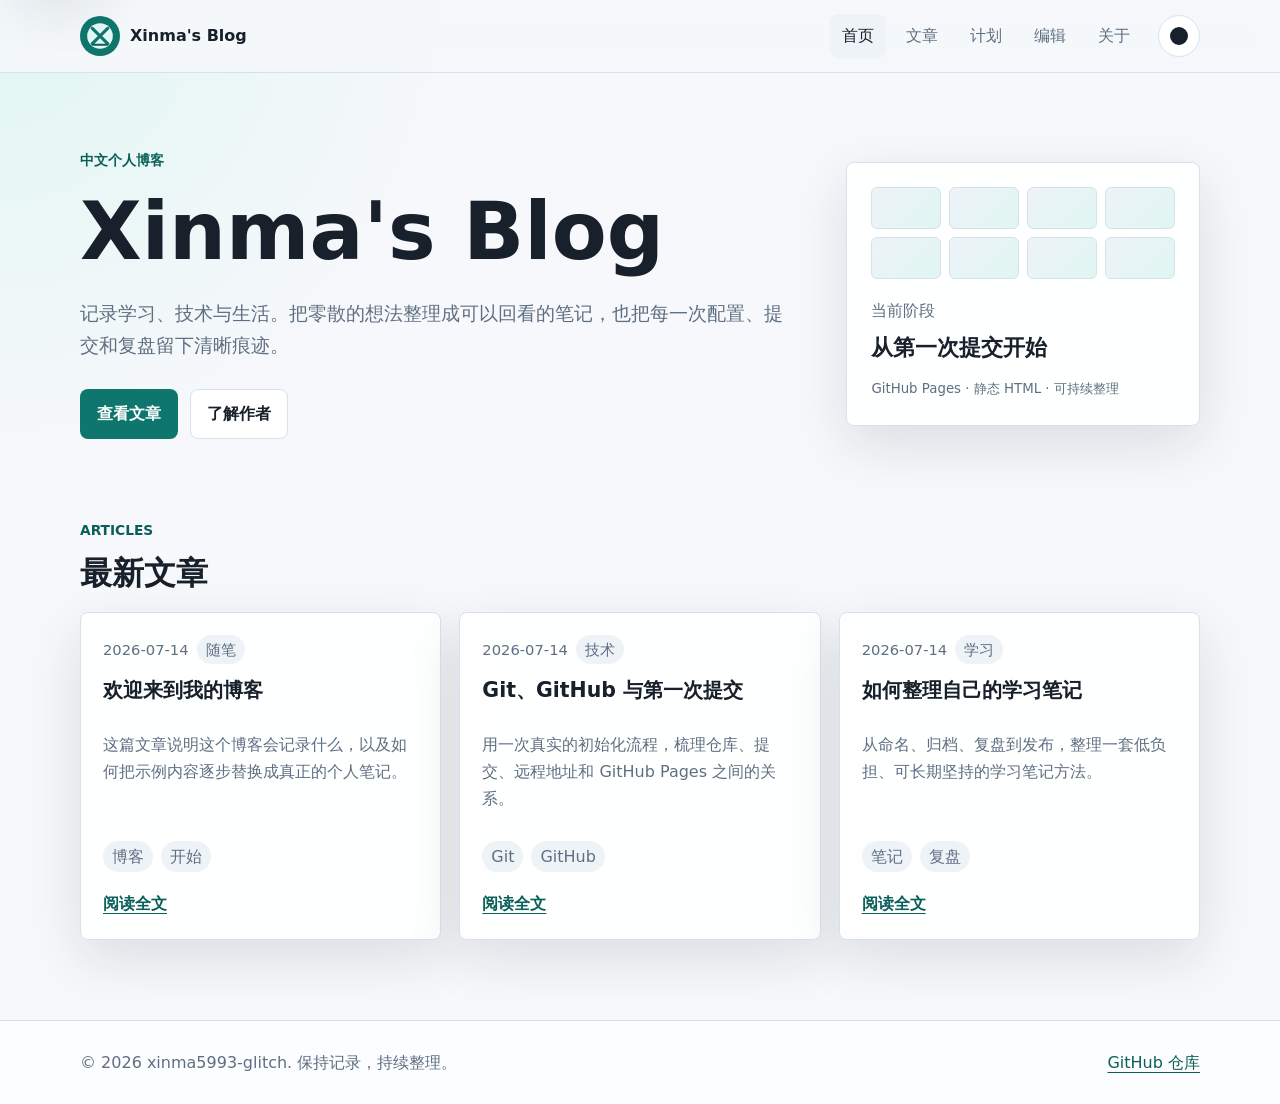
<file: index.html>
<!doctype html>
<html lang="zh-CN">
<head>
  <meta charset="utf-8">
  <meta name="viewport" content="width=device-width, initial-scale=1">
  <title>Xinma's Blog | 记录学习、技术与生活</title>
  <meta name="description" content="Xinma's Blog 是 xinma5993-glitch 的中文个人博客，用来记录学习、技术与生活。">
  <link rel="canonical" href="https://xinma5993-glitch.github.io/blog/">
  <meta property="og:type" content="website">
  <meta property="og:title" content="Xinma's Blog">
  <meta property="og:description" content="记录学习、技术与生活。">
  <meta property="og:url" content="https://xinma5993-glitch.github.io/blog/">
  <meta property="og:site_name" content="Xinma's Blog">
  <link rel="icon" href="assets/images/favicon.svg" type="image/svg+xml">
  <link rel="manifest" href="site.webmanifest">
  <script>
    (function () {
      var theme = localStorage.getItem('theme');
      if (theme === 'light' || theme === 'dark') {
        document.documentElement.dataset.theme = theme;
      }
    }());
  </script>
  <link rel="stylesheet" href="assets/css/style.css">
</head>
<body>
  <a class="skip-link" href="#main">跳到正文</a>
  <header class="site-header">
    <nav class="nav wrap" aria-label="主导航">
      <a class="brand" href="index.html" aria-label="Xinma's Blog 首页">
        <img src="assets/images/avatar.svg" alt="" width="40" height="40">
        <span data-site-name>Xinma's Blog</span>
      </a>
      <div class="nav-links">
        <a href="index.html" aria-current="page">首页</a>
        <a href="#posts">文章</a>
        <a href="plan.html">计划</a>
        <a href="edit.html">编辑</a>
        <a href="about.html">关于</a>
      </div>
      <button class="theme-toggle" type="button" aria-label="切换深色或浅色模式" aria-pressed="false">
        <span class="theme-icon" aria-hidden="true"></span>
      </button>
    </nav>
  </header>

  <main id="main">
    <section class="hero wrap">
      <div class="hero-copy">
        <p class="eyebrow">中文个人博客</p>
        <h1 data-site-name>Xinma's Blog</h1>
        <p class="lead" data-home-intro>记录学习、技术与生活。把零散的想法整理成可以回看的笔记，也把每一次配置、提交和复盘留下清晰痕迹。</p>
        <div class="hero-actions">
          <a class="button primary" href="#posts">查看文章</a>
          <a class="button secondary" href="about.html">了解作者</a>
        </div>
      </div>
      <div class="hero-panel" aria-label="博客概览">
        <div class="signal-grid" aria-hidden="true">
          <span></span><span></span><span></span><span></span>
          <span></span><span></span><span></span><span></span>
        </div>
        <p>当前阶段</p>
        <strong>从第一次提交开始</strong>
        <small>GitHub Pages · 静态 HTML · 可持续整理</small>
      </div>
    </section>

    <section class="section wrap" id="posts" aria-labelledby="posts-title">
      <div class="section-heading">
        <p class="eyebrow">Articles</p>
        <h2 id="posts-title">最新文章</h2>
      </div>
      <div class="post-grid">
        <article class="post-card" data-post-card="welcome">
          <div class="post-meta">
            <time datetime="2026-07-14" data-post-date>2026-07-14</time>
            <span data-post-category>随笔</span>
          </div>
          <h3><a href="posts/welcome.html" data-post-title>欢迎来到我的博客</a></h3>
          <p data-post-summary>这篇文章说明这个博客会记录什么，以及如何把示例内容逐步替换成真正的个人笔记。</p>
          <div class="tags" aria-label="文章标签" data-post-tags>
            <span>博客</span><span>开始</span>
          </div>
          <a class="read-more" href="posts/welcome.html">阅读全文</a>
        </article>

        <article class="post-card" data-post-card="git-and-github">
          <div class="post-meta">
            <time datetime="2026-07-14" data-post-date>2026-07-14</time>
            <span data-post-category>技术</span>
          </div>
          <h3><a href="posts/git-and-github.html" data-post-title>Git、GitHub 与第一次提交</a></h3>
          <p data-post-summary>用一次真实的初始化流程，梳理仓库、提交、远程地址和 GitHub Pages 之间的关系。</p>
          <div class="tags" aria-label="文章标签" data-post-tags>
            <span>Git</span><span>GitHub</span>
          </div>
          <a class="read-more" href="posts/git-and-github.html">阅读全文</a>
        </article>

        <article class="post-card" data-post-card="learning-notes">
          <div class="post-meta">
            <time datetime="2026-07-14" data-post-date>2026-07-14</time>
            <span data-post-category>学习</span>
          </div>
          <h3><a href="posts/learning-notes.html" data-post-title>如何整理自己的学习笔记</a></h3>
          <p data-post-summary>从命名、归档、复盘到发布，整理一套低负担、可长期坚持的学习笔记方法。</p>
          <div class="tags" aria-label="文章标签" data-post-tags>
            <span>笔记</span><span>复盘</span>
          </div>
          <a class="read-more" href="posts/learning-notes.html">阅读全文</a>
        </article>
      </div>
    </section>
  </main>

  <footer class="site-footer">
    <div class="wrap footer-inner">
      <p>&copy; <span data-current-year>2026</span> xinma5993-glitch. 保持记录，持续整理。</p>
      <a href="https://github.com/xinma5993-glitch/blog" rel="noopener">GitHub 仓库</a>
    </div>
  </footer>
  <script src="assets/js/main.js" defer></script>
</body>
</html>
</file>
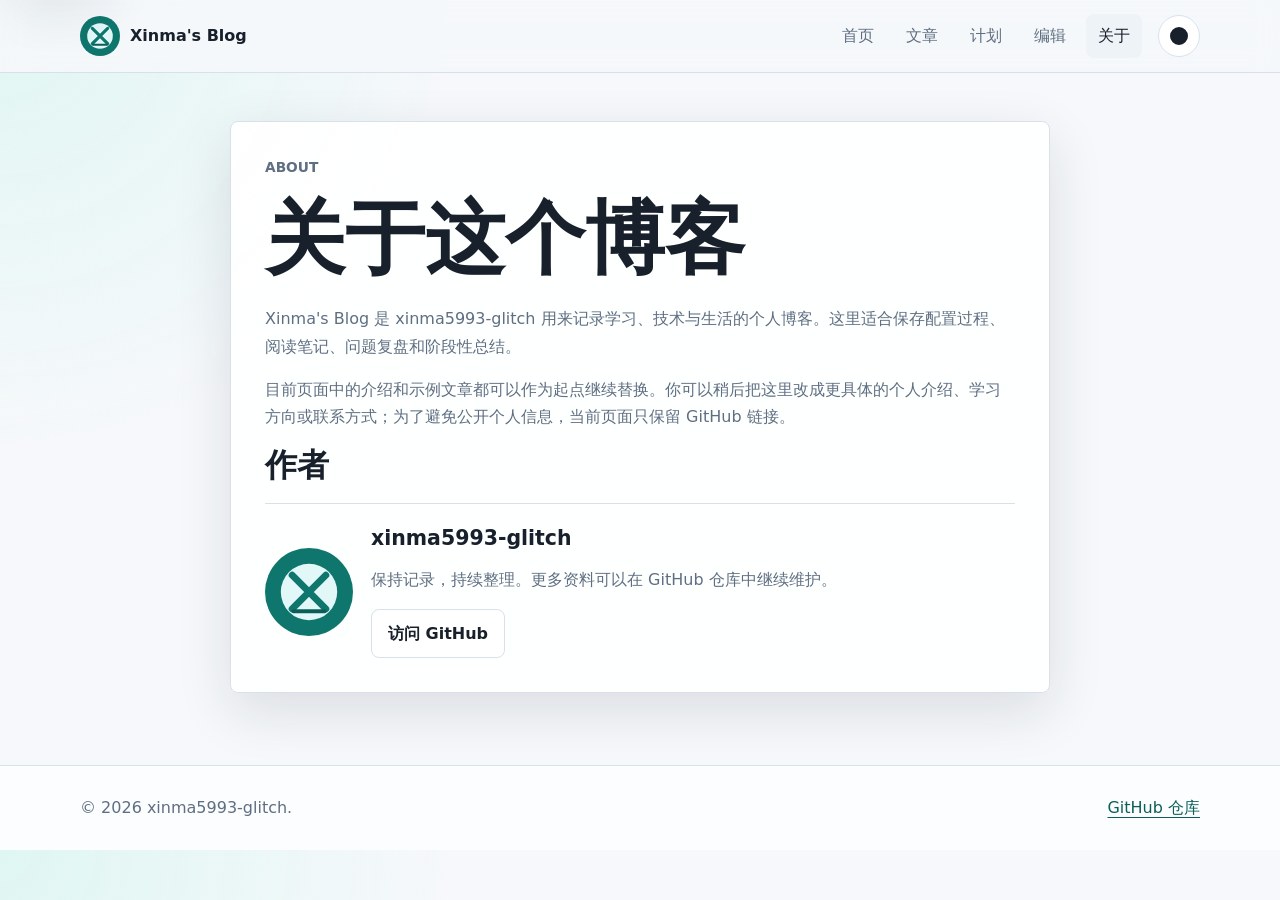
<file: about.html>
<!doctype html>
<html lang="zh-CN">
<head>
  <meta charset="utf-8">
  <meta name="viewport" content="width=device-width, initial-scale=1">
  <title>关于 | Xinma's Blog</title>
  <meta name="description" content="关于 Xinma's Blog：一个记录学习、技术与生活的中文个人博客。">
  <link rel="canonical" href="https://xinma5993-glitch.github.io/blog/about.html">
  <meta property="og:type" content="profile">
  <meta property="og:title" content="关于 | Xinma's Blog">
  <meta property="og:description" content="了解这个博客的用途和作者 xinma5993-glitch。">
  <meta property="og:url" content="https://xinma5993-glitch.github.io/blog/about.html">
  <meta property="og:site_name" content="Xinma's Blog">
  <link rel="icon" href="assets/images/favicon.svg" type="image/svg+xml">
  <link rel="manifest" href="site.webmanifest">
  <script>
    (function () {
      var theme = localStorage.getItem('theme');
      if (theme === 'light' || theme === 'dark') {
        document.documentElement.dataset.theme = theme;
      }
    }());
  </script>
  <link rel="stylesheet" href="assets/css/style.css">
</head>
<body>
  <a class="skip-link" href="#main">跳到正文</a>
  <header class="site-header">
    <nav class="nav wrap" aria-label="主导航">
      <a class="brand" href="index.html" aria-label="Xinma's Blog 首页">
        <img src="assets/images/avatar.svg" alt="" width="40" height="40">
        <span data-site-name>Xinma's Blog</span>
      </a>
      <div class="nav-links">
        <a href="index.html">首页</a>
        <a href="index.html#posts">文章</a>
        <a href="plan.html">计划</a>
        <a href="edit.html">编辑</a>
        <a href="about.html" aria-current="page">关于</a>
      </div>
      <button class="theme-toggle" type="button" aria-label="切换深色或浅色模式" aria-pressed="false">
        <span class="theme-icon" aria-hidden="true"></span>
      </button>
    </nav>
  </header>

  <main id="main" class="page-main wrap">
    <article class="content-page">
      <p class="eyebrow">About</p>
      <h1>关于这个博客</h1>
      <p data-about-intro>Xinma's Blog 是 xinma5993-glitch 用来记录学习、技术与生活的个人博客。这里适合保存配置过程、阅读笔记、问题复盘和阶段性总结。</p>
      <p>目前页面中的介绍和示例文章都可以作为起点继续替换。你可以稍后把这里改成更具体的个人介绍、学习方向或联系方式；为了避免公开个人信息，当前页面只保留 GitHub 链接。</p>
      <section aria-labelledby="author-title">
        <h2 id="author-title">作者</h2>
        <div class="profile">
          <img src="assets/images/avatar.svg" alt="xinma5993-glitch 的简洁头像" width="88" height="88">
          <div>
            <h3 data-author-name>xinma5993-glitch</h3>
            <p>保持记录，持续整理。更多资料可以在 GitHub 仓库中继续维护。</p>
            <a class="button secondary" href="https://github.com/xinma5993-glitch" rel="noopener">访问 GitHub</a>
          </div>
        </div>
      </section>
    </article>
  </main>

  <footer class="site-footer">
    <div class="wrap footer-inner">
      <p>&copy; <span data-current-year>2026</span> xinma5993-glitch.</p>
      <a href="https://github.com/xinma5993-glitch/blog" rel="noopener">GitHub 仓库</a>
    </div>
  </footer>
  <script src="assets/js/main.js" defer></script>
</body>
</html>
</file>
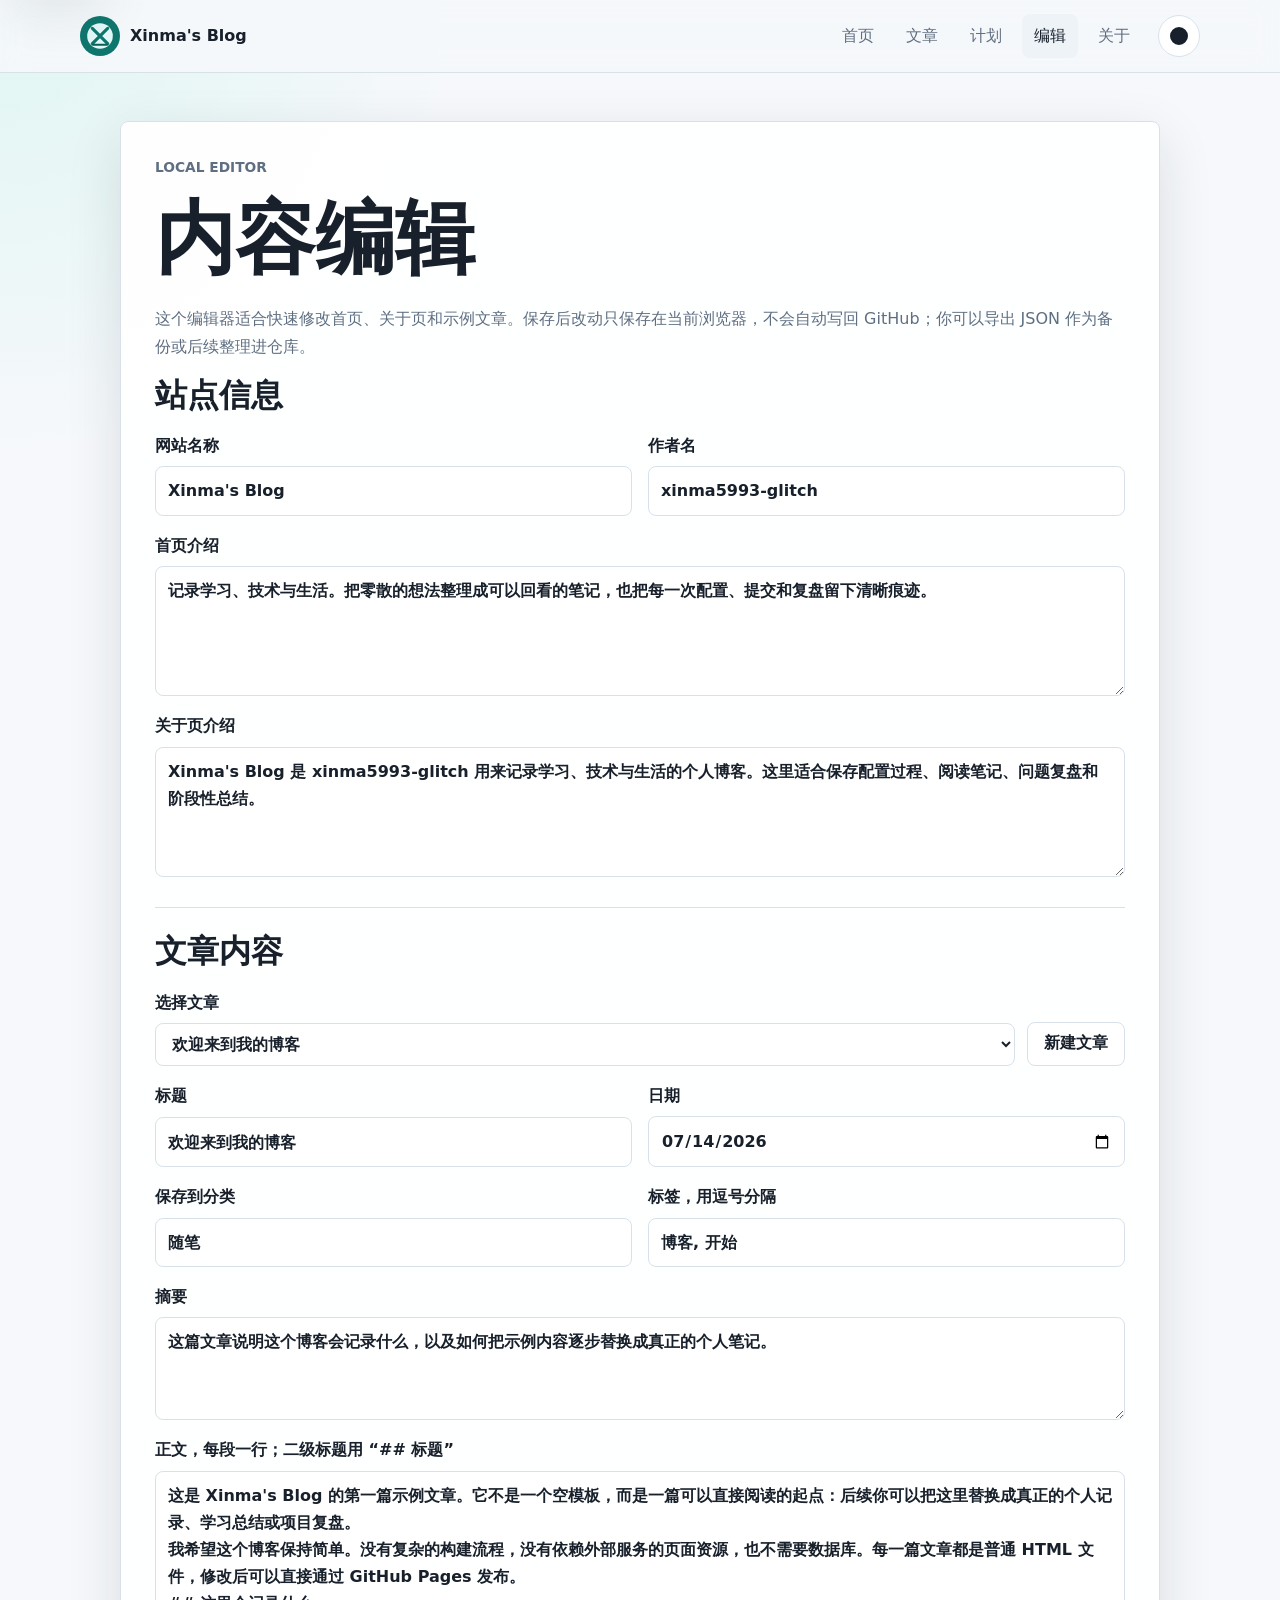
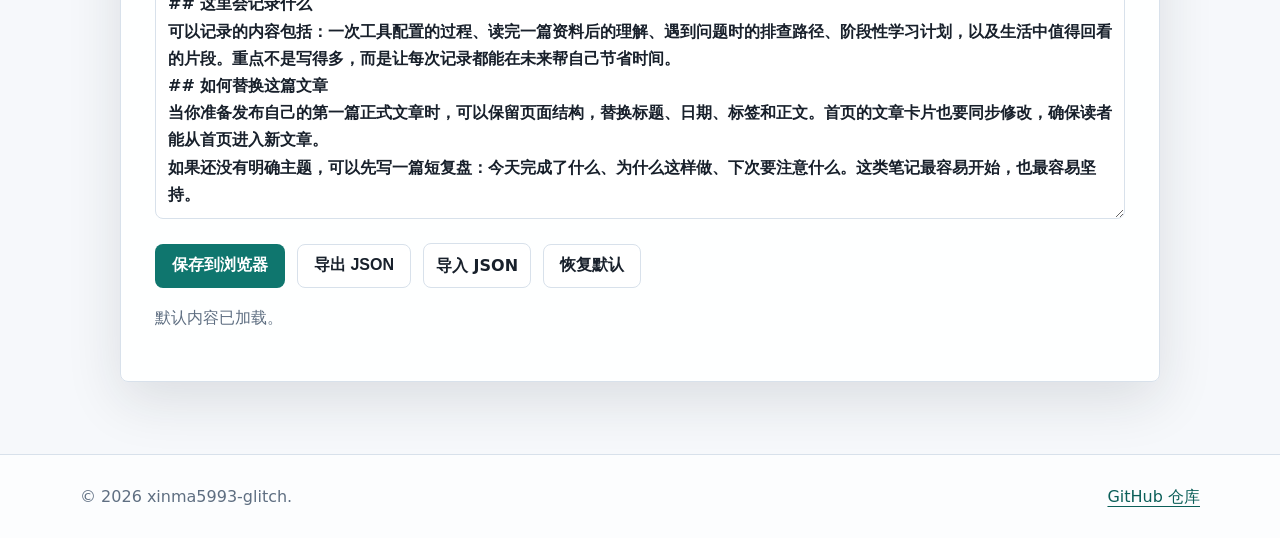
<file: edit.html>
<!doctype html>
<html lang="zh-CN">
<head>
  <meta charset="utf-8">
  <meta name="viewport" content="width=device-width, initial-scale=1">
  <title>内容编辑 | Xinma's Blog</title>
  <meta name="description" content="Xinma's Blog 的本地内容编辑器，可在浏览器中修改首页、关于和文章内容并导出 JSON。">
  <link rel="canonical" href="https://xinma5993-glitch.github.io/blog/edit.html">
  <meta property="og:type" content="website">
  <meta property="og:title" content="内容编辑 | Xinma's Blog">
  <meta property="og:description" content="在浏览器中本地编辑博客内容并导出 JSON。">
  <meta property="og:url" content="https://xinma5993-glitch.github.io/blog/edit.html">
  <meta property="og:site_name" content="Xinma's Blog">
  <link rel="icon" href="assets/images/favicon.svg" type="image/svg+xml">
  <link rel="manifest" href="site.webmanifest">
  <script>
    (function () {
      var theme = localStorage.getItem('theme');
      if (theme === 'light' || theme === 'dark') {
        document.documentElement.dataset.theme = theme;
      }
    }());
  </script>
  <link rel="stylesheet" href="assets/css/style.css">
</head>
<body>
  <a class="skip-link" href="#main">跳到正文</a>
  <header class="site-header">
    <nav class="nav wrap" aria-label="主导航">
      <a class="brand" href="index.html" aria-label="Xinma's Blog 首页">
        <img src="assets/images/avatar.svg" alt="" width="40" height="40">
        <span data-site-name>Xinma's Blog</span>
      </a>
      <div class="nav-links">
        <a href="index.html">首页</a>
        <a href="index.html#posts">文章</a>
        <a href="plan.html">计划</a>
        <a href="edit.html" aria-current="page">编辑</a>
        <a href="about.html">关于</a>
      </div>
      <button class="theme-toggle" type="button" aria-label="切换深色或浅色模式" aria-pressed="false">
        <span class="theme-icon" aria-hidden="true"></span>
      </button>
    </nav>
  </header>

  <main id="main" class="page-main wrap">
    <section class="content-page editor-page" aria-labelledby="editor-title">
      <p class="eyebrow">Local Editor</p>
      <h1 id="editor-title">内容编辑</h1>
      <p>这个编辑器适合快速修改首页、关于页和示例文章。保存后改动只保存在当前浏览器，不会自动写回 GitHub；你可以导出 JSON 作为备份或后续整理进仓库。</p>

      <form class="editor-form" data-content-form>
        <section aria-labelledby="site-section">
          <h2 id="site-section">站点信息</h2>
          <div class="form-grid">
            <label>网站名称
              <input type="text" name="siteName" autocomplete="off">
            </label>
            <label>作者名
              <input type="text" name="authorName" autocomplete="off">
            </label>
            <label class="full-field">首页介绍
              <textarea name="homeIntro" rows="4"></textarea>
            </label>
            <label class="full-field">关于页介绍
              <textarea name="aboutIntro" rows="4"></textarea>
            </label>
          </div>
        </section>

        <section aria-labelledby="post-section">
          <h2 id="post-section">文章内容</h2>
          <div class="editor-toolbar">
            <label>选择文章
              <select name="postSelect" data-post-select></select>
            </label>
            <button class="button secondary" type="button" data-new-post>新建文章</button>
          </div>
          <div class="form-grid">
            <label>标题
              <input type="text" name="postTitle" autocomplete="off">
            </label>
            <label>日期
              <input type="date" name="postDate">
            </label>
            <label>保存到分类
              <input type="text" name="postCategory" list="category-options" autocomplete="off" placeholder="例如：学习、技术、生活">
              <datalist id="category-options" data-category-options></datalist>
            </label>
            <label>标签，用逗号分隔
              <input type="text" name="postTags" autocomplete="off">
            </label>
            <label class="full-field">摘要
              <textarea name="postSummary" rows="3"></textarea>
            </label>
            <label class="full-field">正文，每段一行；二级标题用 “## 标题”
              <textarea name="postBody" rows="12"></textarea>
            </label>
          </div>
        </section>

        <div class="tool-actions">
          <button class="button primary" type="submit">保存到浏览器</button>
          <button class="button secondary" type="button" data-content-export>导出 JSON</button>
          <label class="file-button">
            导入 JSON
            <input type="file" accept="application/json" data-content-import>
          </label>
          <button class="button secondary" type="button" data-content-reset>恢复默认</button>
        </div>
        <p class="status-text" data-content-status role="status"></p>
      </form>
    </section>
  </main>

  <footer class="site-footer">
    <div class="wrap footer-inner">
      <p>&copy; <span data-current-year>2026</span> xinma5993-glitch.</p>
      <a href="https://github.com/xinma5993-glitch/blog" rel="noopener">GitHub 仓库</a>
    </div>
  </footer>
  <script src="assets/js/main.js" defer></script>
  <script src="assets/js/content-editor.js" defer></script>
</body>
</html>
</file>
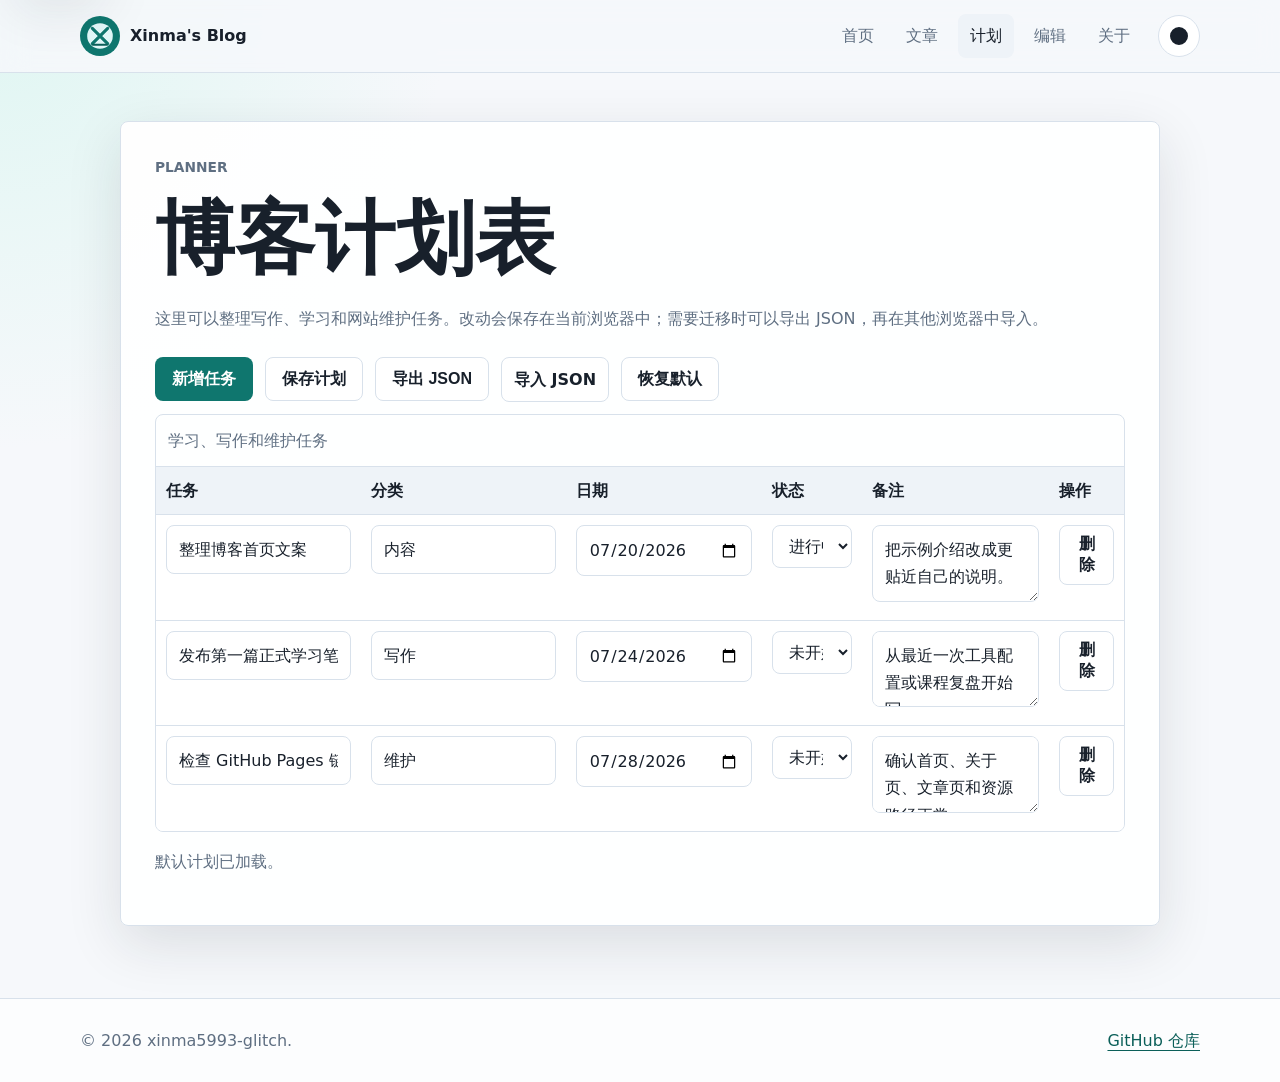
<file: plan.html>
<!doctype html>
<html lang="zh-CN">
<head>
  <meta charset="utf-8">
  <meta name="viewport" content="width=device-width, initial-scale=1">
  <title>计划表 | Xinma's Blog</title>
  <meta name="description" content="Xinma's Blog 的个人学习和写作计划表，可在浏览器中本地编辑和导出。">
  <link rel="canonical" href="https://xinma5993-glitch.github.io/blog/plan.html">
  <meta property="og:type" content="website">
  <meta property="og:title" content="计划表 | Xinma's Blog">
  <meta property="og:description" content="整理博客写作、学习和维护任务。">
  <meta property="og:url" content="https://xinma5993-glitch.github.io/blog/plan.html">
  <meta property="og:site_name" content="Xinma's Blog">
  <link rel="icon" href="assets/images/favicon.svg" type="image/svg+xml">
  <link rel="manifest" href="site.webmanifest">
  <script>
    (function () {
      var theme = localStorage.getItem('theme');
      if (theme === 'light' || theme === 'dark') {
        document.documentElement.dataset.theme = theme;
      }
    }());
  </script>
  <link rel="stylesheet" href="assets/css/style.css">
</head>
<body>
  <a class="skip-link" href="#main">跳到正文</a>
  <header class="site-header">
    <nav class="nav wrap" aria-label="主导航">
      <a class="brand" href="index.html" aria-label="Xinma's Blog 首页">
        <img src="assets/images/avatar.svg" alt="" width="40" height="40">
        <span data-site-name>Xinma's Blog</span>
      </a>
      <div class="nav-links">
        <a href="index.html">首页</a>
        <a href="index.html#posts">文章</a>
        <a href="plan.html" aria-current="page">计划</a>
        <a href="edit.html">编辑</a>
        <a href="about.html">关于</a>
      </div>
      <button class="theme-toggle" type="button" aria-label="切换深色或浅色模式" aria-pressed="false">
        <span class="theme-icon" aria-hidden="true"></span>
      </button>
    </nav>
  </header>

  <main id="main" class="page-main wrap">
    <section class="content-page planner-page" aria-labelledby="plan-title">
      <p class="eyebrow">Planner</p>
      <h1 id="plan-title">博客计划表</h1>
      <p>这里可以整理写作、学习和网站维护任务。改动会保存在当前浏览器中；需要迁移时可以导出 JSON，再在其他浏览器中导入。</p>

      <div class="tool-actions">
        <button class="button primary" type="button" data-plan-add>新增任务</button>
        <button class="button secondary" type="button" data-plan-save>保存计划</button>
        <button class="button secondary" type="button" data-plan-export>导出 JSON</button>
        <label class="file-button">
          导入 JSON
          <input type="file" accept="application/json" data-plan-import>
        </label>
        <button class="button secondary" type="button" data-plan-reset>恢复默认</button>
      </div>

      <div class="table-wrap" aria-live="polite">
        <table class="plan-table">
          <caption>学习、写作和维护任务</caption>
          <thead>
            <tr>
              <th scope="col">任务</th>
              <th scope="col">分类</th>
              <th scope="col">日期</th>
              <th scope="col">状态</th>
              <th scope="col">备注</th>
              <th scope="col">操作</th>
            </tr>
          </thead>
          <tbody data-plan-body></tbody>
        </table>
      </div>
      <p class="status-text" data-plan-status role="status"></p>
    </section>
  </main>

  <footer class="site-footer">
    <div class="wrap footer-inner">
      <p>&copy; <span data-current-year>2026</span> xinma5993-glitch.</p>
      <a href="https://github.com/xinma5993-glitch/blog" rel="noopener">GitHub 仓库</a>
    </div>
  </footer>
  <script src="assets/js/main.js" defer></script>
  <script src="assets/js/planner.js" defer></script>
</body>
</html>
</file>
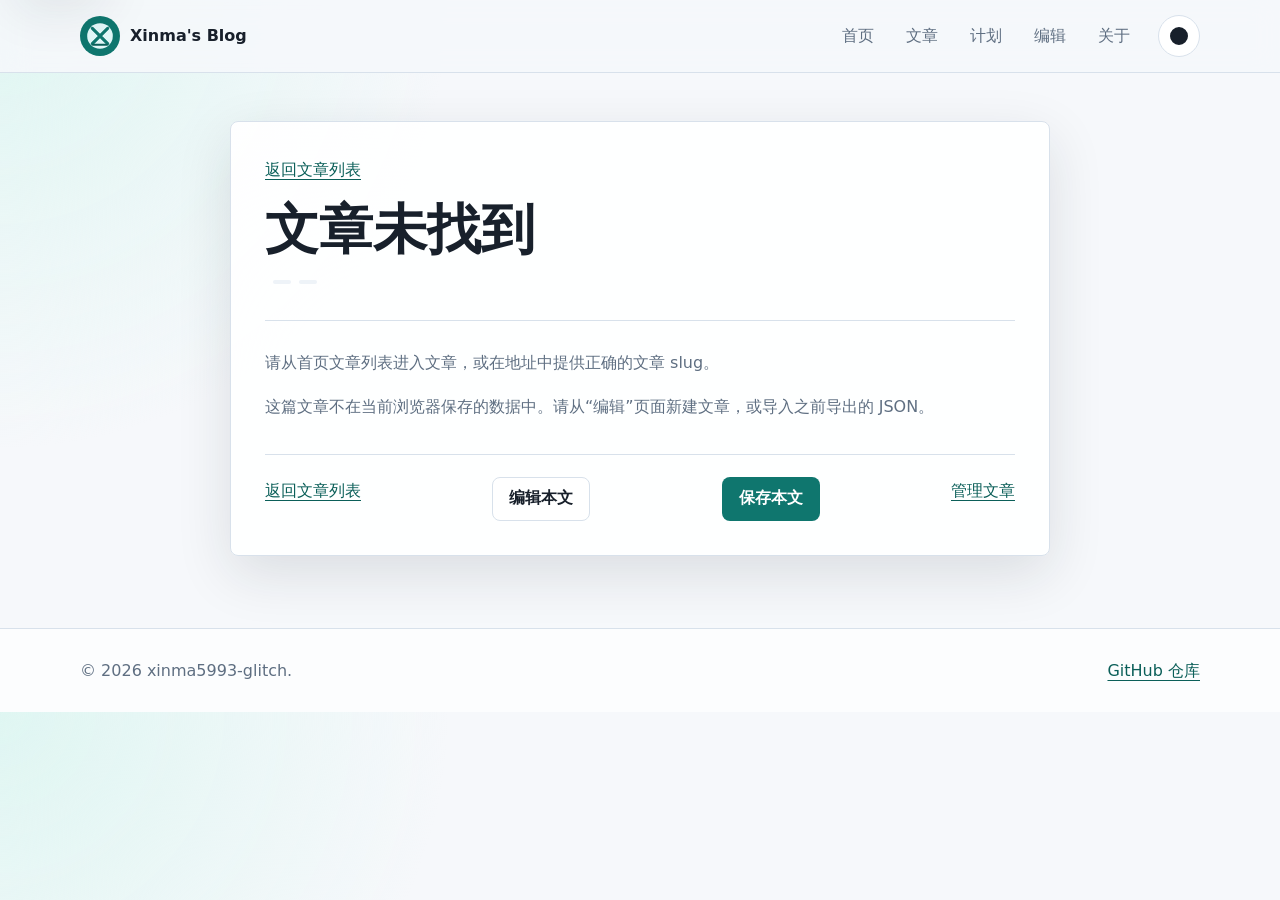
<file: post.html>
<!doctype html>
<html lang="zh-CN">
<head>
  <meta charset="utf-8">
  <meta name="viewport" content="width=device-width, initial-scale=1">
  <title>文章 | Xinma's Blog</title>
  <meta name="description" content="Xinma's Blog 的动态文章页面，用于阅读在浏览器中新增的文章。">
  <link rel="canonical" href="https://xinma5993-glitch.github.io/blog/post.html">
  <meta property="og:type" content="article">
  <meta property="og:title" content="文章 | Xinma's Blog">
  <meta property="og:description" content="阅读 Xinma's Blog 中的文章。">
  <meta property="og:url" content="https://xinma5993-glitch.github.io/blog/post.html">
  <meta property="og:site_name" content="Xinma's Blog">
  <link rel="icon" href="assets/images/favicon.svg" type="image/svg+xml">
  <link rel="manifest" href="site.webmanifest">
  <script>
    (function () {
      var theme = localStorage.getItem('theme');
      if (theme === 'light' || theme === 'dark') {
        document.documentElement.dataset.theme = theme;
      }
    }());
  </script>
  <link rel="stylesheet" href="assets/css/style.css">
</head>
<body>
  <a class="skip-link" href="#main">跳到正文</a>
  <header class="site-header">
    <nav class="nav wrap" aria-label="主导航">
      <a class="brand" href="index.html" aria-label="Xinma's Blog 首页">
        <img src="assets/images/avatar.svg" alt="" width="40" height="40">
        <span data-site-name>Xinma's Blog</span>
      </a>
      <div class="nav-links">
        <a href="index.html">首页</a>
        <a href="index.html#posts">文章</a>
        <a href="plan.html">计划</a>
        <a href="edit.html">编辑</a>
        <a href="about.html">关于</a>
      </div>
      <button class="theme-toggle" type="button" aria-label="切换深色或浅色模式" aria-pressed="false">
        <span class="theme-icon" aria-hidden="true"></span>
      </button>
    </nav>
  </header>

  <main id="main" class="wrap article-layout">
    <article class="article dynamic-article" data-dynamic-post-page>
      <header class="article-header">
        <a class="back-link" href="index.html#posts">返回文章列表</a>
        <h1 data-dynamic-post-title>文章未找到</h1>
        <div class="post-meta">
          <time datetime="" data-dynamic-post-date></time>
          <span data-dynamic-post-category></span>
          <span data-dynamic-post-tags></span>
        </div>
      </header>
      <div class="inline-editor-panel" data-post-editor-panel hidden>
        <div class="form-grid">
          <label>日期
            <input type="date" data-post-edit-date>
          </label>
          <label>分类
            <input type="text" data-post-edit-category list="post-category-options" placeholder="例如：学习、技术、生活">
            <datalist id="post-category-options" data-post-category-options></datalist>
          </label>
          <label>标签，用逗号分隔
            <input type="text" data-post-edit-tags>
          </label>
          <label class="full-field">摘要
            <textarea rows="3" data-post-edit-summary></textarea>
          </label>
        </div>
      </div>
      <div data-dynamic-post-body data-post-edit-body>
        <p>请从首页文章列表进入文章，或在地址中提供正确的文章 slug。</p>
      </div>
      <p class="status-text" data-post-edit-status role="status"></p>
      <nav class="article-nav" aria-label="文章导航">
        <a href="index.html#posts">返回文章列表</a>
        <button class="button secondary" type="button" data-post-edit-toggle>编辑本文</button>
        <button class="button primary" type="button" data-post-edit-save hidden>保存本文</button>
        <a href="edit.html">管理文章</a>
      </nav>
    </article>
  </main>

  <footer class="site-footer">
    <div class="wrap footer-inner">
      <p>&copy; <span data-current-year>2026</span> xinma5993-glitch.</p>
      <a href="https://github.com/xinma5993-glitch/blog" rel="noopener">GitHub 仓库</a>
    </div>
  </footer>
  <script src="assets/js/main.js" defer></script>
  <script src="assets/js/post-editor.js" defer></script>
</body>
</html>
</file>
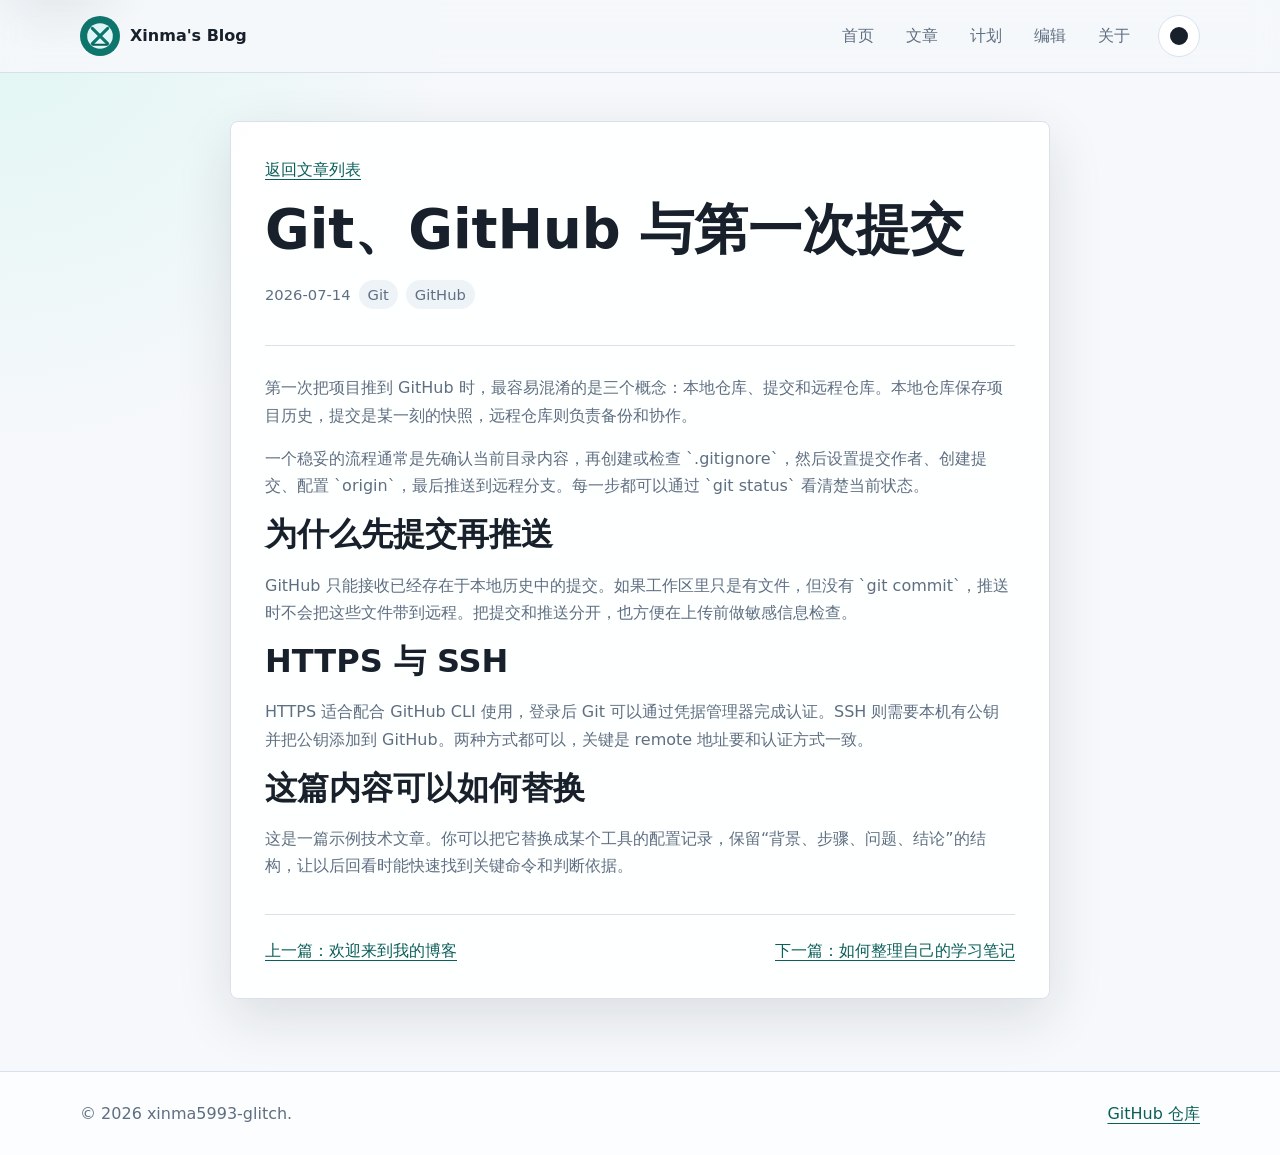
<file: posts/git-and-github.html>
<!doctype html>
<html lang="zh-CN">
<head>
  <meta charset="utf-8">
  <meta name="viewport" content="width=device-width, initial-scale=1">
  <title>Git、GitHub 与第一次提交 | Xinma's Blog</title>
  <meta name="description" content="用一次真实的初始化流程理解 Git 仓库、提交、远程地址和 GitHub Pages。">
  <link rel="canonical" href="https://xinma5993-glitch.github.io/blog/posts/git-and-github.html">
  <meta property="og:type" content="article">
  <meta property="og:title" content="Git、GitHub 与第一次提交">
  <meta property="og:description" content="梳理仓库、提交、远程地址和 GitHub Pages 之间的关系。">
  <meta property="og:url" content="https://xinma5993-glitch.github.io/blog/posts/git-and-github.html">
  <meta property="og:site_name" content="Xinma's Blog">
  <link rel="icon" href="../assets/images/favicon.svg" type="image/svg+xml">
  <link rel="manifest" href="../site.webmanifest">
  <script>
    (function () {
      var theme = localStorage.getItem('theme');
      if (theme === 'light' || theme === 'dark') {
        document.documentElement.dataset.theme = theme;
      }
    }());
  </script>
  <link rel="stylesheet" href="../assets/css/style.css">
</head>
<body>
  <a class="skip-link" href="#main">跳到正文</a>
  <header class="site-header">
    <nav class="nav wrap" aria-label="主导航">
      <a class="brand" href="../index.html" aria-label="Xinma's Blog 首页">
        <img src="../assets/images/avatar.svg" alt="" width="40" height="40">
        <span data-site-name>Xinma's Blog</span>
      </a>
      <div class="nav-links">
        <a href="../index.html">首页</a>
        <a href="../index.html#posts">文章</a>
        <a href="../plan.html">计划</a>
        <a href="../edit.html">编辑</a>
        <a href="../about.html">关于</a>
      </div>
      <button class="theme-toggle" type="button" aria-label="切换深色或浅色模式" aria-pressed="false">
        <span class="theme-icon" aria-hidden="true"></span>
      </button>
    </nav>
  </header>

  <main id="main" class="wrap article-layout">
    <article class="article" data-post-page="git-and-github">
      <header class="article-header">
        <a class="back-link" href="../index.html#posts">返回文章列表</a>
        <h1 data-post-title>Git、GitHub 与第一次提交</h1>
        <div class="post-meta">
          <time datetime="2026-07-14" data-post-date>2026-07-14</time>
          <span data-post-tag>Git</span>
          <span data-post-tag>GitHub</span>
        </div>
      </header>
      <div data-post-body>
      <p>第一次把项目推到 GitHub 时，最容易混淆的是三个概念：本地仓库、提交和远程仓库。本地仓库保存项目历史，提交是某一刻的快照，远程仓库则负责备份和协作。</p>
      <p>一个稳妥的流程通常是先确认当前目录内容，再创建或检查 `.gitignore`，然后设置提交作者、创建提交、配置 `origin`，最后推送到远程分支。每一步都可以通过 `git status` 看清楚当前状态。</p>
      <h2>为什么先提交再推送</h2>
      <p>GitHub 只能接收已经存在于本地历史中的提交。如果工作区里只是有文件，但没有 `git commit`，推送时不会把这些文件带到远程。把提交和推送分开，也方便在上传前做敏感信息检查。</p>
      <h2>HTTPS 与 SSH</h2>
      <p>HTTPS 适合配合 GitHub CLI 使用，登录后 Git 可以通过凭据管理器完成认证。SSH 则需要本机有公钥并把公钥添加到 GitHub。两种方式都可以，关键是 remote 地址要和认证方式一致。</p>
      <h2>这篇内容可以如何替换</h2>
      <p>这是一篇示例技术文章。你可以把它替换成某个工具的配置记录，保留“背景、步骤、问题、结论”的结构，让以后回看时能快速找到关键命令和判断依据。</p>
      </div>
      <nav class="article-nav" aria-label="文章导航">
        <a href="welcome.html">上一篇：欢迎来到我的博客</a>
        <a href="learning-notes.html">下一篇：如何整理自己的学习笔记</a>
      </nav>
    </article>
  </main>

  <footer class="site-footer">
    <div class="wrap footer-inner">
      <p>&copy; <span data-current-year>2026</span> xinma5993-glitch.</p>
      <a href="https://github.com/xinma5993-glitch/blog" rel="noopener">GitHub 仓库</a>
    </div>
  </footer>
  <script src="../assets/js/main.js" defer></script>
</body>
</html>
</file>
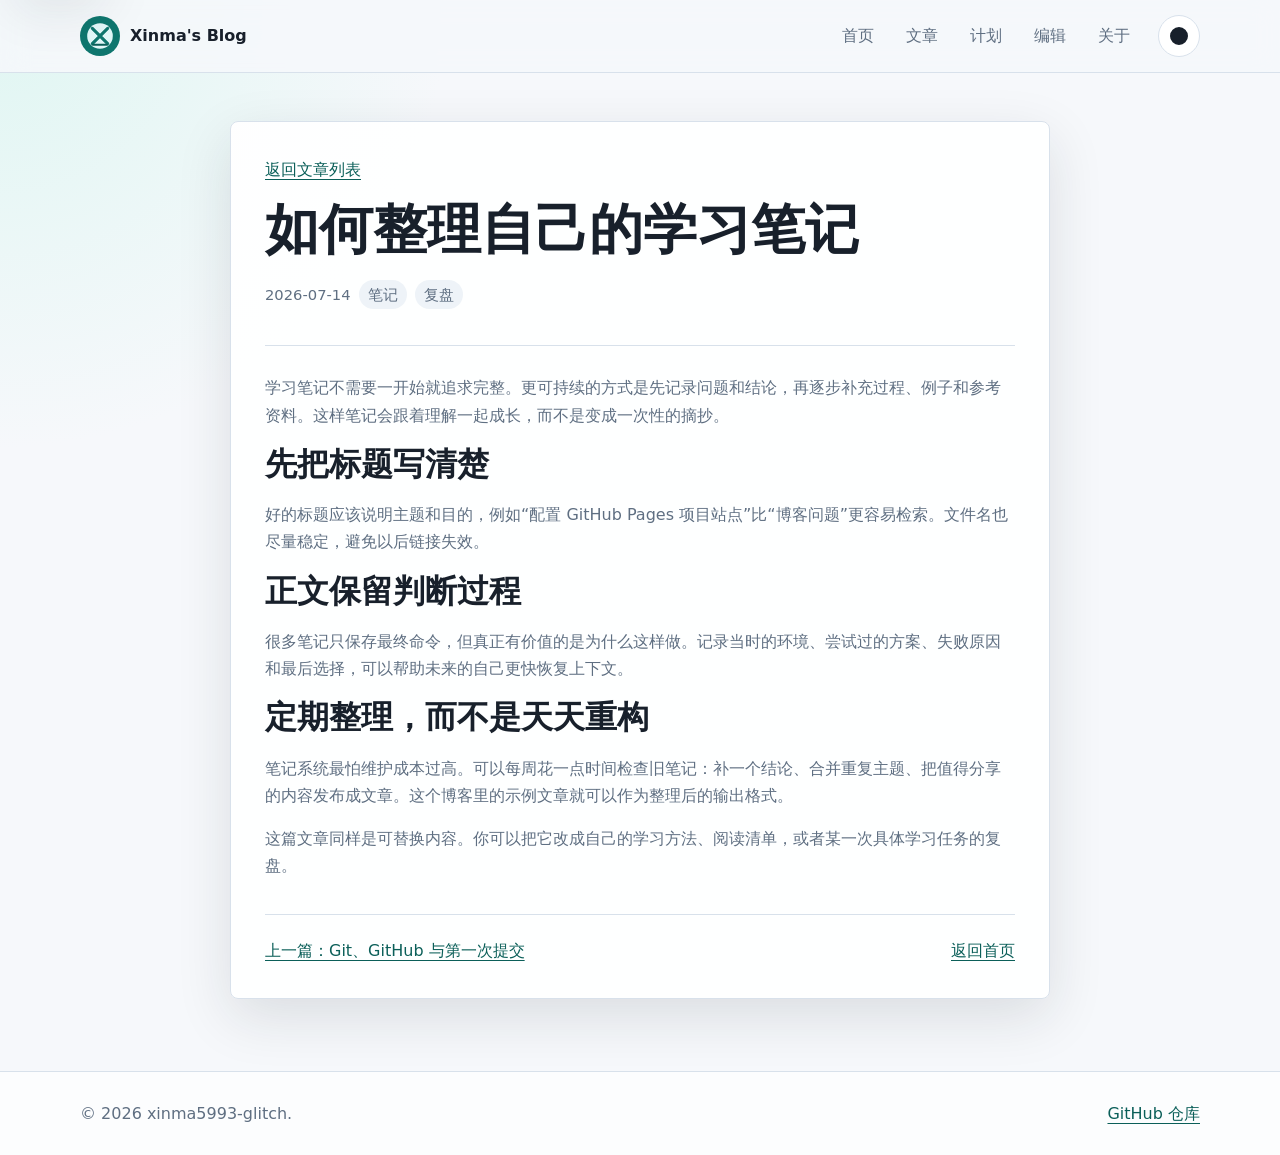
<file: posts/learning-notes.html>
<!doctype html>
<html lang="zh-CN">
<head>
  <meta charset="utf-8">
  <meta name="viewport" content="width=device-width, initial-scale=1">
  <title>如何整理自己的学习笔记 | Xinma's Blog</title>
  <meta name="description" content="从命名、归档、复盘到发布，整理一套低负担、可长期坚持的学习笔记方法。">
  <link rel="canonical" href="https://xinma5993-glitch.github.io/blog/posts/learning-notes.html">
  <meta property="og:type" content="article">
  <meta property="og:title" content="如何整理自己的学习笔记">
  <meta property="og:description" content="一套低负担、可长期坚持的学习笔记整理方法。">
  <meta property="og:url" content="https://xinma5993-glitch.github.io/blog/posts/learning-notes.html">
  <meta property="og:site_name" content="Xinma's Blog">
  <link rel="icon" href="../assets/images/favicon.svg" type="image/svg+xml">
  <link rel="manifest" href="../site.webmanifest">
  <script>
    (function () {
      var theme = localStorage.getItem('theme');
      if (theme === 'light' || theme === 'dark') {
        document.documentElement.dataset.theme = theme;
      }
    }());
  </script>
  <link rel="stylesheet" href="../assets/css/style.css">
</head>
<body>
  <a class="skip-link" href="#main">跳到正文</a>
  <header class="site-header">
    <nav class="nav wrap" aria-label="主导航">
      <a class="brand" href="../index.html" aria-label="Xinma's Blog 首页">
        <img src="../assets/images/avatar.svg" alt="" width="40" height="40">
        <span data-site-name>Xinma's Blog</span>
      </a>
      <div class="nav-links">
        <a href="../index.html">首页</a>
        <a href="../index.html#posts">文章</a>
        <a href="../plan.html">计划</a>
        <a href="../edit.html">编辑</a>
        <a href="../about.html">关于</a>
      </div>
      <button class="theme-toggle" type="button" aria-label="切换深色或浅色模式" aria-pressed="false">
        <span class="theme-icon" aria-hidden="true"></span>
      </button>
    </nav>
  </header>

  <main id="main" class="wrap article-layout">
    <article class="article" data-post-page="learning-notes">
      <header class="article-header">
        <a class="back-link" href="../index.html#posts">返回文章列表</a>
        <h1 data-post-title>如何整理自己的学习笔记</h1>
        <div class="post-meta">
          <time datetime="2026-07-14" data-post-date>2026-07-14</time>
          <span data-post-tag>笔记</span>
          <span data-post-tag>复盘</span>
        </div>
      </header>
      <div data-post-body>
      <p>学习笔记不需要一开始就追求完整。更可持续的方式是先记录问题和结论，再逐步补充过程、例子和参考资料。这样笔记会跟着理解一起成长，而不是变成一次性的摘抄。</p>
      <h2>先把标题写清楚</h2>
      <p>好的标题应该说明主题和目的，例如“配置 GitHub Pages 项目站点”比“博客问题”更容易检索。文件名也尽量稳定，避免以后链接失效。</p>
      <h2>正文保留判断过程</h2>
      <p>很多笔记只保存最终命令，但真正有价值的是为什么这样做。记录当时的环境、尝试过的方案、失败原因和最后选择，可以帮助未来的自己更快恢复上下文。</p>
      <h2>定期整理，而不是天天重构</h2>
      <p>笔记系统最怕维护成本过高。可以每周花一点时间检查旧笔记：补一个结论、合并重复主题、把值得分享的内容发布成文章。这个博客里的示例文章就可以作为整理后的输出格式。</p>
      <p>这篇文章同样是可替换内容。你可以把它改成自己的学习方法、阅读清单，或者某一次具体学习任务的复盘。</p>
      </div>
      <nav class="article-nav" aria-label="文章导航">
        <a href="git-and-github.html">上一篇：Git、GitHub 与第一次提交</a>
        <a href="../index.html">返回首页</a>
      </nav>
    </article>
  </main>

  <footer class="site-footer">
    <div class="wrap footer-inner">
      <p>&copy; <span data-current-year>2026</span> xinma5993-glitch.</p>
      <a href="https://github.com/xinma5993-glitch/blog" rel="noopener">GitHub 仓库</a>
    </div>
  </footer>
  <script src="../assets/js/main.js" defer></script>
</body>
</html>
</file>
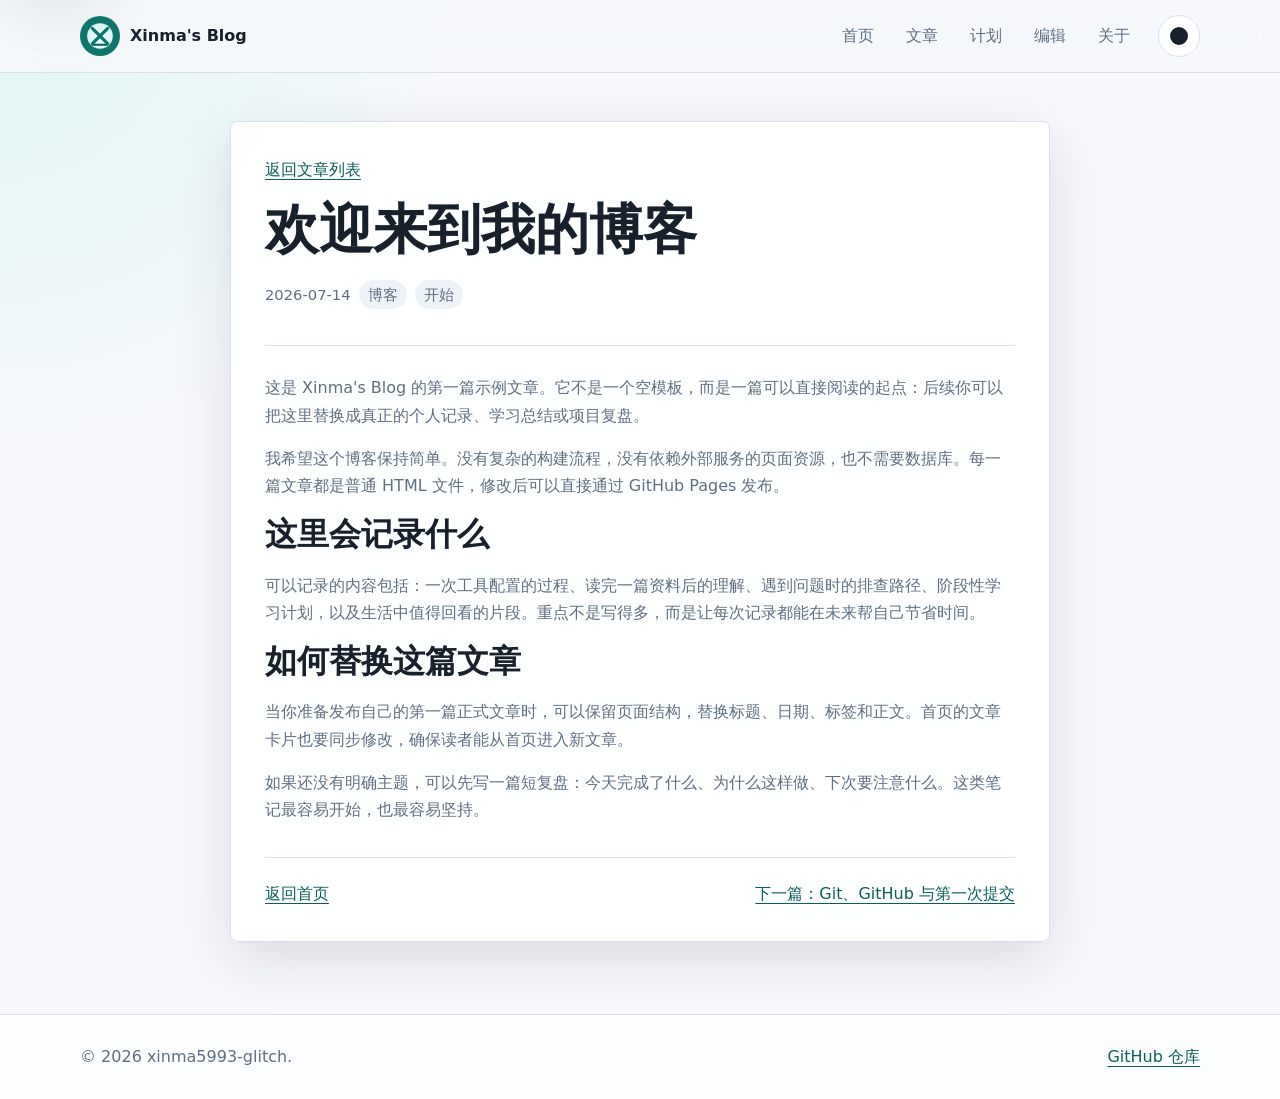
<file: posts/welcome.html>
<!doctype html>
<html lang="zh-CN">
<head>
  <meta charset="utf-8">
  <meta name="viewport" content="width=device-width, initial-scale=1">
  <title>欢迎来到我的博客 | Xinma's Blog</title>
  <meta name="description" content="第一篇欢迎文章，说明 Xinma's Blog 将记录学习、技术与生活。">
  <link rel="canonical" href="https://xinma5993-glitch.github.io/blog/posts/welcome.html">
  <meta property="og:type" content="article">
  <meta property="og:title" content="欢迎来到我的博客">
  <meta property="og:description" content="这个博客会记录什么，以及如何逐步替换示例内容。">
  <meta property="og:url" content="https://xinma5993-glitch.github.io/blog/posts/welcome.html">
  <meta property="og:site_name" content="Xinma's Blog">
  <link rel="icon" href="../assets/images/favicon.svg" type="image/svg+xml">
  <link rel="manifest" href="../site.webmanifest">
  <script>
    (function () {
      var theme = localStorage.getItem('theme');
      if (theme === 'light' || theme === 'dark') {
        document.documentElement.dataset.theme = theme;
      }
    }());
  </script>
  <link rel="stylesheet" href="../assets/css/style.css">
</head>
<body>
  <a class="skip-link" href="#main">跳到正文</a>
  <header class="site-header">
    <nav class="nav wrap" aria-label="主导航">
      <a class="brand" href="../index.html" aria-label="Xinma's Blog 首页">
        <img src="../assets/images/avatar.svg" alt="" width="40" height="40">
        <span data-site-name>Xinma's Blog</span>
      </a>
      <div class="nav-links">
        <a href="../index.html">首页</a>
        <a href="../index.html#posts">文章</a>
        <a href="../plan.html">计划</a>
        <a href="../edit.html">编辑</a>
        <a href="../about.html">关于</a>
      </div>
      <button class="theme-toggle" type="button" aria-label="切换深色或浅色模式" aria-pressed="false">
        <span class="theme-icon" aria-hidden="true"></span>
      </button>
    </nav>
  </header>

  <main id="main" class="wrap article-layout">
    <article class="article" data-post-page="welcome">
      <header class="article-header">
        <a class="back-link" href="../index.html#posts">返回文章列表</a>
        <h1 data-post-title>欢迎来到我的博客</h1>
        <div class="post-meta">
          <time datetime="2026-07-14" data-post-date>2026-07-14</time>
          <span data-post-tag>博客</span>
          <span data-post-tag>开始</span>
        </div>
      </header>
      <div data-post-body>
      <p>这是 Xinma's Blog 的第一篇示例文章。它不是一个空模板，而是一篇可以直接阅读的起点：后续你可以把这里替换成真正的个人记录、学习总结或项目复盘。</p>
      <p>我希望这个博客保持简单。没有复杂的构建流程，没有依赖外部服务的页面资源，也不需要数据库。每一篇文章都是普通 HTML 文件，修改后可以直接通过 GitHub Pages 发布。</p>
      <h2>这里会记录什么</h2>
      <p>可以记录的内容包括：一次工具配置的过程、读完一篇资料后的理解、遇到问题时的排查路径、阶段性学习计划，以及生活中值得回看的片段。重点不是写得多，而是让每次记录都能在未来帮自己节省时间。</p>
      <h2>如何替换这篇文章</h2>
      <p>当你准备发布自己的第一篇正式文章时，可以保留页面结构，替换标题、日期、标签和正文。首页的文章卡片也要同步修改，确保读者能从首页进入新文章。</p>
      <p>如果还没有明确主题，可以先写一篇短复盘：今天完成了什么、为什么这样做、下次要注意什么。这类笔记最容易开始，也最容易坚持。</p>
      </div>
      <nav class="article-nav" aria-label="文章导航">
        <a href="../index.html">返回首页</a>
        <a href="git-and-github.html">下一篇：Git、GitHub 与第一次提交</a>
      </nav>
    </article>
  </main>

  <footer class="site-footer">
    <div class="wrap footer-inner">
      <p>&copy; <span data-current-year>2026</span> xinma5993-glitch.</p>
      <a href="https://github.com/xinma5993-glitch/blog" rel="noopener">GitHub 仓库</a>
    </div>
  </footer>
  <script src="../assets/js/main.js" defer></script>
</body>
</html>
</file>
<file: assets/css/style.css>
:root {
  color-scheme: light dark;
  --bg: #f6f8fb;
  --surface: #ffffff;
  --surface-soft: #eef3f8;
  --text: #18202b;
  --muted: #5f6f82;
  --line: #d8e1eb;
  --accent: #0f766e;
  --accent-strong: #0b5f59;
  --accent-soft: #dff6f2;
  --focus: #b45309;
  --shadow: 0 18px 55px rgba(24, 32, 43, 0.12);
  --radius: 8px;
  --wrap: 1120px;
}

@media (prefers-color-scheme: dark) {
  :root {
    --bg: #10151c;
    --surface: #171e27;
    --surface-soft: #202a36;
    --text: #eef4fb;
    --muted: #a8b5c4;
    --line: #314052;
    --accent: #3fc0b2;
    --accent-strong: #73ddd2;
    --accent-soft: #123c3a;
    --focus: #f7b955;
    --shadow: 0 18px 55px rgba(0, 0, 0, 0.35);
  }
}

html[data-theme="light"] {
  color-scheme: light;
  --bg: #f6f8fb;
  --surface: #ffffff;
  --surface-soft: #eef3f8;
  --text: #18202b;
  --muted: #5f6f82;
  --line: #d8e1eb;
  --accent: #0f766e;
  --accent-strong: #0b5f59;
  --accent-soft: #dff6f2;
  --focus: #b45309;
  --shadow: 0 18px 55px rgba(24, 32, 43, 0.12);
}

html[data-theme="dark"] {
  color-scheme: dark;
  --bg: #10151c;
  --surface: #171e27;
  --surface-soft: #202a36;
  --text: #eef4fb;
  --muted: #a8b5c4;
  --line: #314052;
  --accent: #3fc0b2;
  --accent-strong: #73ddd2;
  --accent-soft: #123c3a;
  --focus: #f7b955;
  --shadow: 0 18px 55px rgba(0, 0, 0, 0.35);
}

* {
  box-sizing: border-box;
}

html {
  scroll-behavior: smooth;
}

body {
  margin: 0;
  background:
    radial-gradient(circle at top left, var(--accent-soft), transparent 28rem),
    var(--bg);
  color: var(--text);
  font-family: ui-sans-serif, system-ui, -apple-system, BlinkMacSystemFont, "Segoe UI", sans-serif;
  line-height: 1.7;
  text-rendering: optimizeLegibility;
}

body,
button,
input,
textarea {
  font-size: 16px;
}

a {
  color: var(--accent-strong);
  text-decoration-thickness: 0.08em;
  text-underline-offset: 0.22em;
}

a:hover {
  color: var(--accent);
}

a:focus-visible,
button:focus-visible {
  outline: 3px solid var(--focus);
  outline-offset: 4px;
}

img,
svg {
  display: block;
  max-width: 100%;
}

.wrap {
  width: min(100% - 32px, var(--wrap));
  margin-inline: auto;
}

.skip-link {
  position: absolute;
  left: 16px;
  top: 12px;
  z-index: 20;
  transform: translateY(-160%);
  border-radius: var(--radius);
  background: var(--surface);
  color: var(--text);
  padding: 8px 12px;
  box-shadow: var(--shadow);
}

.skip-link:focus {
  transform: translateY(0);
}

.site-header {
  position: sticky;
  top: 0;
  z-index: 10;
  border-bottom: 1px solid var(--line);
  background: color-mix(in srgb, var(--bg) 90%, transparent);
  backdrop-filter: blur(14px);
}

.nav {
  display: flex;
  align-items: center;
  justify-content: space-between;
  gap: 16px;
  min-height: 72px;
}

.brand,
.nav-links {
  display: flex;
  align-items: center;
}

.brand {
  gap: 10px;
  color: var(--text);
  font-weight: 750;
  text-decoration: none;
}

.brand img {
  border-radius: 50%;
}

.nav-links {
  gap: 8px;
  margin-left: auto;
}

.nav-links a {
  border-radius: var(--radius);
  color: var(--muted);
  padding: 8px 12px;
  text-decoration: none;
}

.nav-links a:hover,
.nav-links a[aria-current="page"] {
  background: var(--surface-soft);
  color: var(--text);
}

.theme-toggle {
  display: grid;
  width: 42px;
  height: 42px;
  place-items: center;
  border: 1px solid var(--line);
  border-radius: 50%;
  background: var(--surface);
  color: var(--text);
  cursor: pointer;
}

.theme-icon {
  width: 18px;
  height: 18px;
  border: 2px solid currentColor;
  border-radius: 50%;
  box-shadow: inset -6px -4px 0 0 currentColor;
}

html[data-theme="light"] .theme-icon {
  box-shadow: none;
  background: currentColor;
}

.hero {
  display: grid;
  grid-template-columns: minmax(0, 1.35fr) minmax(280px, 0.65fr);
  gap: 32px;
  align-items: center;
  padding: 76px 0 48px;
}

.eyebrow {
  margin: 0 0 12px;
  color: var(--accent-strong);
  font-size: 0.86rem;
  font-weight: 750;
  letter-spacing: 0;
  text-transform: uppercase;
}

h1,
h2,
h3 {
  color: var(--text);
  line-height: 1.2;
  letter-spacing: 0;
}

h1 {
  margin: 0 0 18px;
  font-size: clamp(2.4rem, 7vw, 5rem);
}

h2 {
  margin: 0 0 18px;
  font-size: 2rem;
}

h3 {
  margin: 0 0 12px;
  font-size: 1.28rem;
}

.lead {
  max-width: 720px;
  margin: 0;
  color: var(--muted);
  font-size: 1.16rem;
}

.hero-actions {
  display: flex;
  flex-wrap: wrap;
  gap: 12px;
  margin-top: 28px;
}

.button {
  display: inline-flex;
  align-items: center;
  justify-content: center;
  min-height: 44px;
  border: 1px solid transparent;
  border-radius: var(--radius);
  padding: 10px 16px;
  font-weight: 720;
  text-decoration: none;
}

.button.primary {
  background: var(--accent);
  color: #ffffff;
}

.button.secondary {
  border-color: var(--line);
  background: var(--surface);
  color: var(--text);
}

.hero-panel,
.post-card,
.content-page,
.article {
  border: 1px solid var(--line);
  border-radius: var(--radius);
  background: color-mix(in srgb, var(--surface) 94%, transparent);
  box-shadow: var(--shadow);
}

.hero-panel {
  padding: 24px;
}

.hero-panel p,
.hero-panel small {
  color: var(--muted);
}

.hero-panel p {
  margin: 18px 0 4px;
}

.hero-panel strong {
  display: block;
  margin-bottom: 8px;
  font-size: 1.4rem;
}

.signal-grid {
  display: grid;
  grid-template-columns: repeat(4, 1fr);
  gap: 8px;
}

.signal-grid span {
  min-height: 42px;
  border: 1px solid var(--line);
  border-radius: 6px;
  background: linear-gradient(135deg, var(--surface-soft), var(--accent-soft));
}

.section {
  padding: 32px 0 80px;
}

.section-heading {
  margin-bottom: 20px;
}

.post-grid {
  display: grid;
  grid-template-columns: repeat(3, minmax(0, 1fr));
  gap: 18px;
}

.post-card {
  display: flex;
  min-height: 320px;
  flex-direction: column;
  padding: 22px;
}

.post-card h3 a {
  color: var(--text);
  text-decoration: none;
}

.post-card p {
  color: var(--muted);
}

.post-meta,
.tags {
  display: flex;
  flex-wrap: wrap;
  gap: 8px;
  align-items: center;
}

.post-meta {
  margin-bottom: 14px;
  color: var(--muted);
  font-size: 0.92rem;
}

.post-meta span,
.tags span {
  border-radius: 999px;
  background: var(--surface-soft);
  color: var(--muted);
  padding: 2px 9px;
}

.tags {
  margin-top: auto;
  padding-top: 12px;
}

.read-more {
  display: inline-flex;
  margin-top: 18px;
  font-weight: 720;
}

.page-main,
.article-layout {
  padding: 48px 0 72px;
}

.content-page,
.article {
  max-width: 820px;
  margin-inline: auto;
  padding: 34px;
}

.content-page p,
.article p {
  color: var(--muted);
}

.profile {
  display: flex;
  gap: 18px;
  align-items: center;
  margin-top: 16px;
  border-top: 1px solid var(--line);
  padding-top: 22px;
}

.profile img {
  flex: 0 0 auto;
  border-radius: 50%;
}

.article-header {
  margin-bottom: 28px;
  border-bottom: 1px solid var(--line);
  padding-bottom: 22px;
}

.article h1 {
  font-size: clamp(2rem, 6vw, 3.4rem);
}

.back-link {
  display: inline-flex;
  margin-bottom: 14px;
}

.article-nav {
  display: flex;
  flex-wrap: wrap;
  justify-content: space-between;
  gap: 16px;
  margin-top: 34px;
  border-top: 1px solid var(--line);
  padding-top: 22px;
}

.article figure {
  margin: 24px 0;
}

.article figure img {
  width: 100%;
  border: 1px solid var(--line);
  border-radius: var(--radius);
}

.article figcaption {
  margin-top: 8px;
  color: var(--muted);
  font-size: 0.92rem;
  text-align: center;
}

.inline-editor-panel {
  margin-bottom: 22px;
  border: 1px solid var(--line);
  border-radius: var(--radius);
  background: var(--surface-soft);
  padding: 18px;
}

.dynamic-article.is-editing [contenteditable="true"] {
  border-radius: var(--radius);
  outline: 2px dashed var(--accent);
  outline-offset: 6px;
}

.dynamic-article.is-editing [data-post-edit-body] {
  min-height: 280px;
}

.not-found {
  display: grid;
  min-height: 100vh;
  align-content: center;
  justify-items: start;
}

.not-found h1 {
  font-size: clamp(2.6rem, 8vw, 5rem);
}

.not-found p {
  max-width: 560px;
  color: var(--muted);
}

.editor-page,
.planner-page {
  max-width: 1040px;
}

.editor-form section + section {
  margin-top: 30px;
  border-top: 1px solid var(--line);
  padding-top: 24px;
}

.editor-toolbar {
  display: grid;
  grid-template-columns: minmax(0, 1fr) auto;
  gap: 12px;
  align-items: end;
  margin-bottom: 16px;
}

.form-grid {
  display: grid;
  grid-template-columns: repeat(2, minmax(0, 1fr));
  gap: 16px;
}

.full-field {
  grid-column: 1 / -1;
}

label {
  display: grid;
  gap: 7px;
  color: var(--text);
  font-weight: 700;
}

input,
select,
textarea {
  width: 100%;
  border: 1px solid var(--line);
  border-radius: var(--radius);
  background: var(--surface);
  color: var(--text);
  font: inherit;
  padding: 10px 12px;
}

textarea {
  resize: vertical;
}

input:focus-visible,
select:focus-visible,
textarea:focus-visible {
  outline: 3px solid var(--focus);
  outline-offset: 2px;
}

.tool-actions {
  display: flex;
  flex-wrap: wrap;
  gap: 12px;
  align-items: center;
  margin: 24px 0 12px;
}

.file-button,
.small-button {
  display: inline-flex;
  align-items: center;
  justify-content: center;
  min-height: 40px;
  border: 1px solid var(--line);
  border-radius: var(--radius);
  background: var(--surface);
  color: var(--text);
  cursor: pointer;
  font-weight: 720;
  padding: 8px 12px;
}

.file-button input {
  position: absolute;
  width: 1px;
  height: 1px;
  opacity: 0;
  pointer-events: none;
}

.small-button {
  min-height: 36px;
}

.status-text {
  min-height: 1.7em;
  color: var(--muted);
}

.table-wrap {
  overflow-x: auto;
  border: 1px solid var(--line);
  border-radius: var(--radius);
}

.plan-table {
  width: 100%;
  min-width: 840px;
  border-collapse: collapse;
  background: var(--surface);
}

.plan-table caption {
  padding: 12px;
  color: var(--muted);
  text-align: left;
}

.plan-table th,
.plan-table td {
  border-top: 1px solid var(--line);
  padding: 10px;
  text-align: left;
  vertical-align: top;
}

.plan-table th {
  background: var(--surface-soft);
  color: var(--text);
}

.site-footer {
  border-top: 1px solid var(--line);
  background: color-mix(in srgb, var(--surface) 72%, transparent);
}

.footer-inner {
  display: flex;
  flex-wrap: wrap;
  gap: 12px;
  align-items: center;
  justify-content: space-between;
  padding: 28px 0;
  color: var(--muted);
}

.footer-inner p {
  margin: 0;
}

@media (max-width: 860px) {
  .hero,
  .post-grid {
    grid-template-columns: 1fr;
  }

  .hero {
    padding-top: 48px;
  }

  .post-card {
    min-height: auto;
  }
}

@media (max-width: 620px) {
  .wrap {
    width: min(100% - 24px, var(--wrap));
  }

  .nav {
    flex-wrap: wrap;
    padding: 10px 0;
  }

  .brand {
    flex: 1 1 auto;
  }

  .nav-links {
    order: 3;
    width: 100%;
    justify-content: space-between;
    overflow-x: auto;
  }

  .nav-links a {
    flex: 1 0 auto;
    text-align: center;
  }

  .content-page,
  .article {
    padding: 24px 18px;
  }

  .profile,
  .article-nav {
    align-items: flex-start;
    flex-direction: column;
  }

  .form-grid,
  .editor-toolbar {
    grid-template-columns: 1fr;
  }
}

@media (prefers-reduced-motion: reduce) {
  *,
  *::before,
  *::after {
    scroll-behavior: auto !important;
    transition-duration: 0.01ms !important;
    animation-duration: 0.01ms !important;
    animation-iteration-count: 1 !important;
  }
}
</file>
